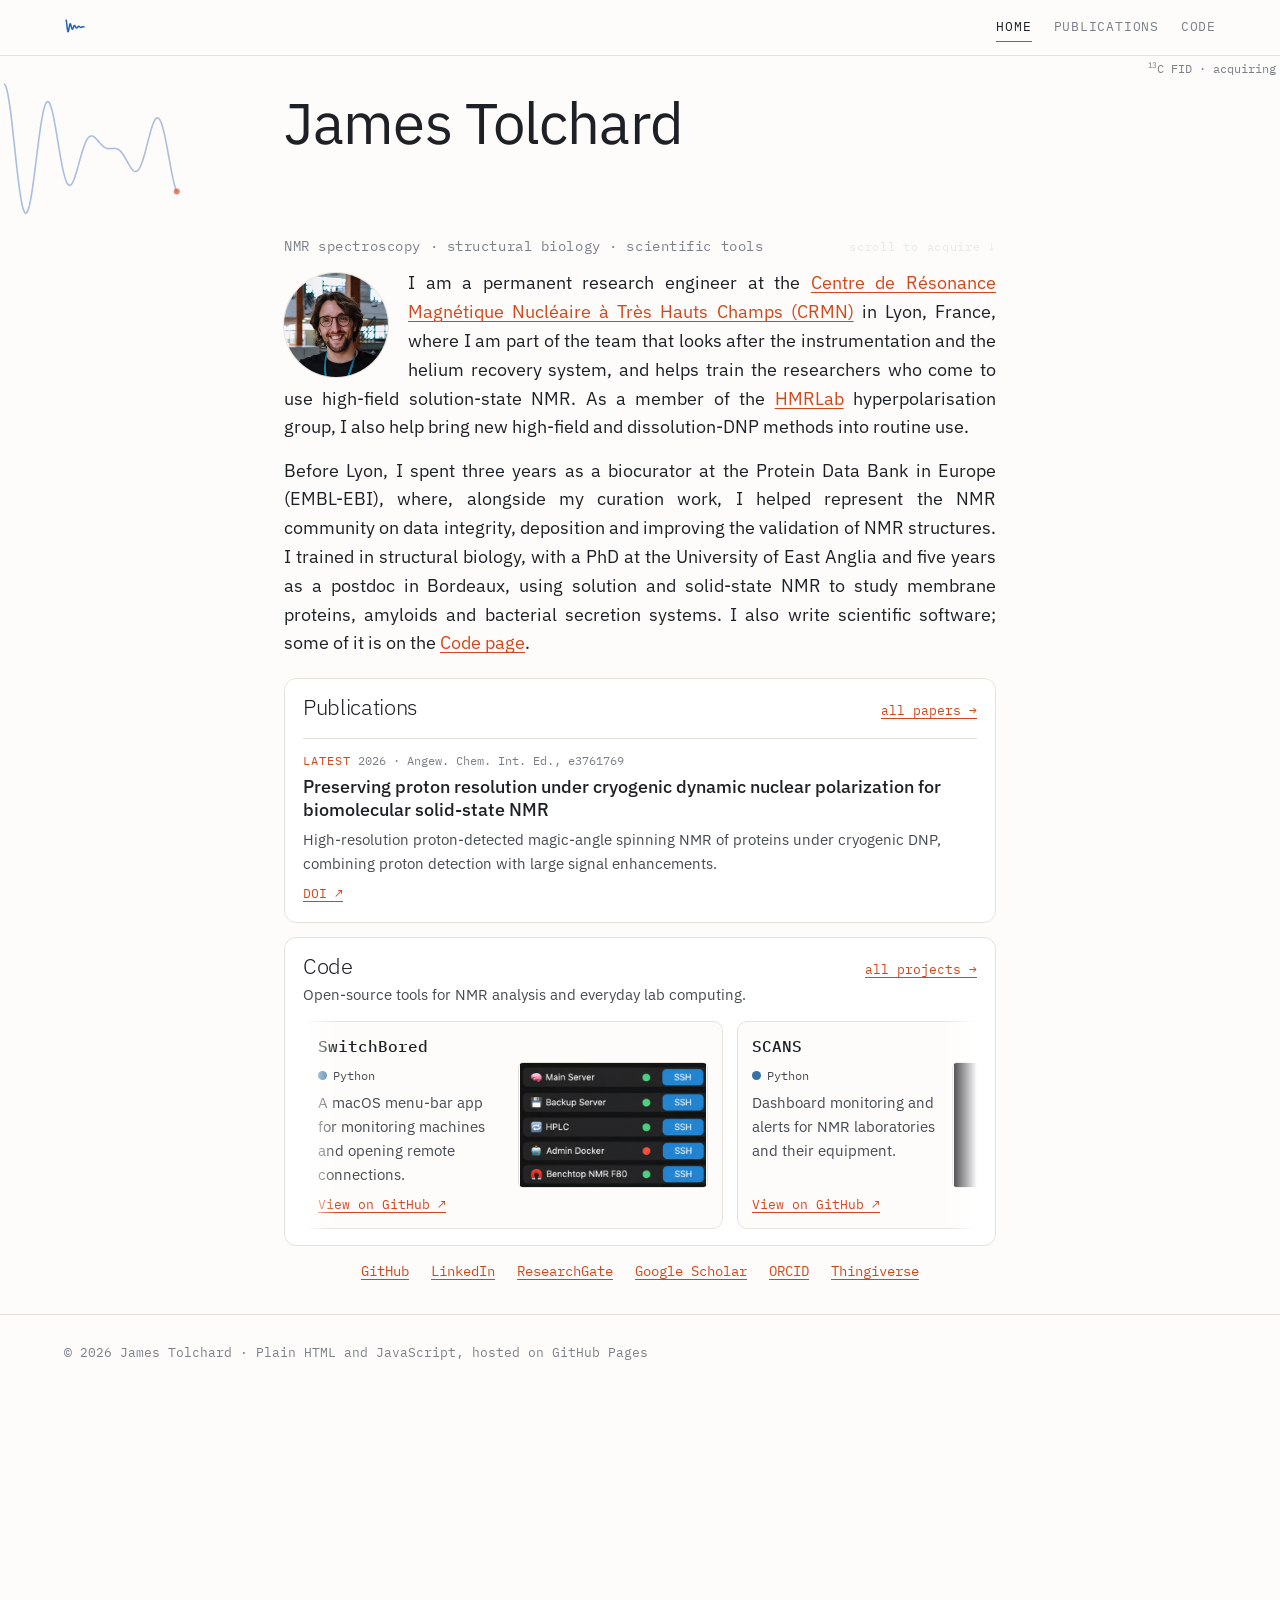
<file: index.html>
<!doctype html>
<html lang="en">
<head>
  <meta name="google-site-verification" content="A4g1G9IkD0KSnvuTnu5ZgFQvS5XtmxZJOG3TPkQr808" />
  <meta charset="utf-8">
  <meta name="viewport" content="width=device-width, initial-scale=1">
  <title>James Tolchard</title>
  <meta name="description" content="James Tolchard: NMR spectroscopy, structural biology and scientific tools. Publications, code and projects.">
  <meta property="og:type" content="website">
  <meta property="og:site_name" content="James Tolchard">
  <meta property="og:title" content="James Tolchard">
  <meta property="og:description" content="James Tolchard: NMR spectroscopy, structural biology and scientific tools. Publications, code and projects.">
  <meta property="og:url" content="https://jtolchard.github.io/">
  <meta property="og:image" content="https://jtolchard.github.io/assets/sharing-portrait-square.png">
  <meta property="og:image:type" content="image/png">
  <meta property="og:image:width" content="1000">
  <meta property="og:image:height" content="1000">
  <meta property="og:image:alt" content="Portrait of James Tolchard above his name, research fields, and an orange NMR spectrum.">
  <meta name="twitter:card" content="summary_large_image">
  <meta name="twitter:title" content="James Tolchard">
  <meta name="twitter:description" content="James Tolchard: NMR spectroscopy, structural biology and scientific tools. Publications, code and projects.">
  <meta name="twitter:image" content="https://jtolchard.github.io/assets/sharing-portrait.png">
  <meta name="twitter:image:alt" content="Portrait of James Tolchard beside his name, research fields, and an orange NMR spectrum.">
  <link rel="icon" href="assets/favicon.svg" type="image/svg+xml">
  <link rel="apple-touch-icon" sizes="180x180" href="apple-touch-icon.png">
  <link rel="preconnect" href="https://fonts.googleapis.com">
  <link rel="preconnect" href="https://fonts.gstatic.com" crossorigin>
  <link rel="stylesheet" href="https://fonts.googleapis.com/css2?family=IBM+Plex+Mono:wght@400;500&family=IBM+Plex+Sans:wght@300;400;500&display=swap">
  <link rel="stylesheet" href="css/style.css">
  <script data-goatcounter="https://jtolchard.goatcounter.com/count"
          async src="//gc.zgo.at/count.js"></script>
</head>
<body class="page-home">
  <header class="nav">
    <div class="wrap-wide">
      <a class="brand" href="index.html"><img src="assets/favicon.svg" width="22" height="22" alt=""><span class="brand-name">James Tolchard</span></a>
      <nav class="nav-links" aria-label="Main">
        <a class="nav-home" href="index.html" aria-current="page">Home</a>
        <a href="publications.html">Publications</a>
        <a href="code.html">Code</a>
      </nav>
    </div>
  </header>

  <div class="hero-name">
    <div class="wrap">
      <h1>James Tolchard</h1>
    </div>
  </div>

  <main>
    <section class="hero" id="hero">
      <div class="hero-stage">
        <div class="hero-band">
          <canvas class="hero-signal" role="img" aria-label="An NMR signal that records as you scroll, then turns into its spectrum"></canvas>
        </div>
        <div class="wrap tagline-row">
          <p class="tagline"><span>NMR spectroscopy ·</span> <span>structural biology ·</span> <span>scientific tools</span></p>
          <p class="scroll-hint" aria-hidden="true">scroll to acquire ↓</p>
        </div>
        <div class="wrap prose hero-intro" id="about">
          <!-- Your photo: replace assets/profile.jpg (square, face centred). -->
          <img class="about-photo" src="assets/profile.jpg" width="104" height="104" alt="James Tolchard">
          <p>
            I am a permanent research engineer at the
            <a href="https://www.crmn-lyon.fr/" target="_blank" rel="noopener">Centre de
            Résonance Magnétique Nucléaire à Très Hauts Champs (CRMN)</a> in Lyon, France, where I am part of the
            team that looks after the instrumentation and the helium recovery system, and helps
            train the researchers who come to use high-field solution-state NMR. As a member of
            the <a href="https://www.hmrlab.eu/" target="_blank" rel="noopener">HMRLab</a>
            hyperpolarisation group, I also help bring new high-field and dissolution-DNP
            methods into routine use.
          </p>
          <p>
            Before Lyon, I spent three years as a biocurator at the Protein Data Bank in
            Europe (EMBL-EBI), where, alongside my curation work, I helped represent the NMR
            community on data integrity, deposition and improving the validation of NMR structures.
            I trained in structural biology, with a PhD at the University of East Anglia and
            five years as a postdoc in Bordeaux, using solution and solid-state NMR to study
            membrane proteins, amyloids and bacterial secretion systems. I also write
            scientific software; some of it is on the <a href="code.html">Code page</a>.
          </p>
        </div>
        <div class="wrap hero-links">
          <!-- Publications shows your newest paper; Code rolls through data/code.js (js/latest.js). -->
          <section class="panel" aria-labelledby="panel-pubs">
            <header class="panel-head">
              <h3 id="panel-pubs"><a href="publications.html">Publications</a></h3>
              <a class="panel-all" href="publications.html">all papers →</a>
            </header>
            <div class="latest-paper" data-latest-paper></div>
          </section>
          <section class="panel" aria-labelledby="panel-code">
            <header class="panel-head">
              <h3 id="panel-code"><a href="code.html">Code</a></h3>
              <a class="panel-all" href="code.html">all projects →</a>
            </header>
            <p class="panel-sub">Open-source tools for NMR analysis and everyday lab computing.</p>
            <div class="marquee" data-projects aria-label="Coding projects"></div>
          </section>
          <ul class="elsewhere">
            <li><a href="https://github.com/jtolchard" rel="me noopener" target="_blank">GitHub</a></li>
            <li><a href="https://www.linkedin.com/in/jamestolchard/" rel="me noopener" target="_blank">LinkedIn</a></li>
            <li><a href="https://www.researchgate.net/profile/James-Tolchard" rel="me noopener" target="_blank">ResearchGate</a></li>
            <li><a href="https://scholar.google.com/citations?user=0Bq9WmoAAAAJ" rel="me noopener" target="_blank">Google Scholar</a></li>
            <li><a href="https://orcid.org/0000-0002-5779-4935" rel="me noopener" target="_blank">ORCID</a></li>
            <li><a href="https://www.thingiverse.com/jtolchard/designs" rel="me noopener" target="_blank">Thingiverse</a></li>
          </ul>
        </div>
        <!-- On Home the footer belongs to the held first screen, so it always sits
             right under the links, however tall the window. -->
        <footer class="foot">
          <div class="wrap-wide">© 2026 James Tolchard · Plain HTML and JavaScript, hosted on GitHub Pages</div>
        </footer>
      </div>
      <div class="hero-hold" aria-hidden="true"></div>
    </section>
  </main>


  <script src="js/nmr.js"></script>
  <script src="js/plot.js"></script>
  <script src="data/publications.js"></script>
  <script src="data/code.js"></script>
  <script src="data/spectra.js"></script>
  <script src="js/hero.js"></script>
  <script src="js/latest.js"></script>
</body>
</html>
</file>
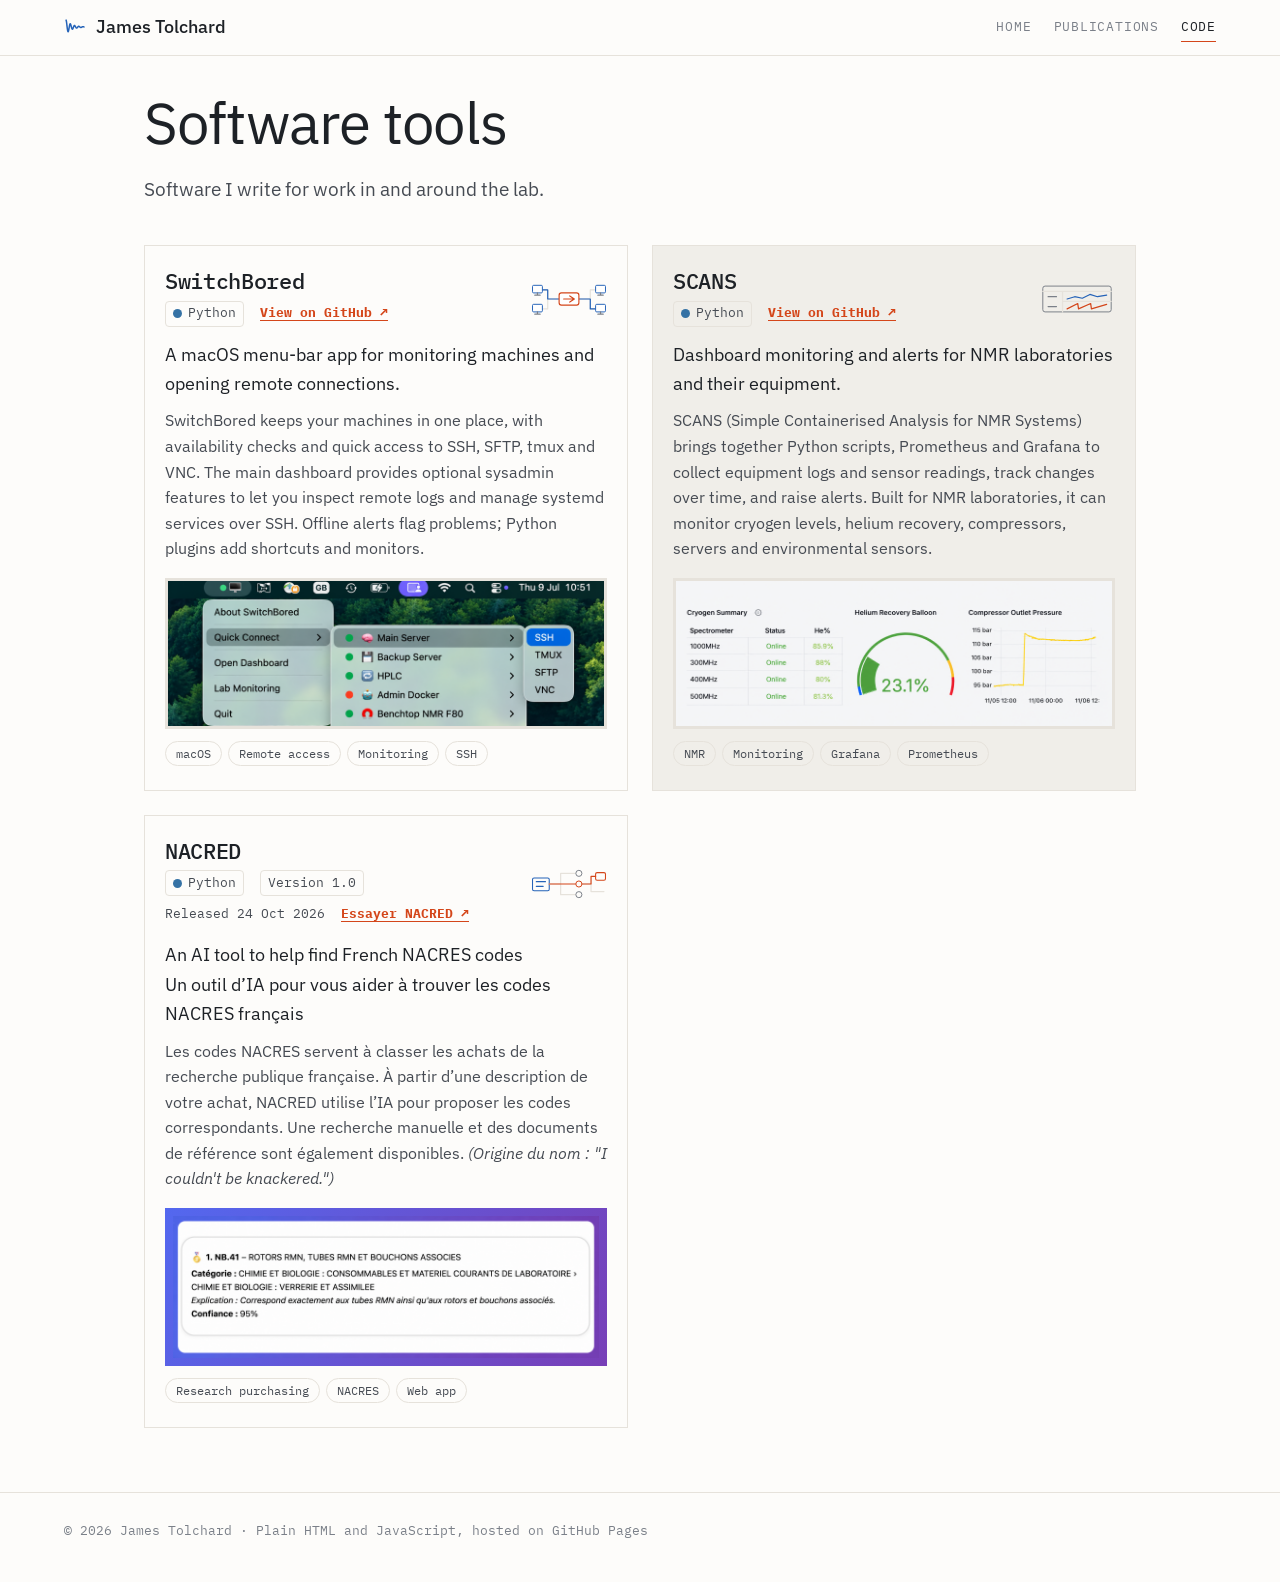
<file: code.html>
<!doctype html>
<html lang="en">
<head>
  <meta name="google-site-verification" content="A4g1G9IkD0KSnvuTnu5ZgFQvS5XtmxZJOG3TPkQr808" />
  <meta charset="utf-8">
  <meta name="viewport" content="width=device-width, initial-scale=1">
  <title>Software tools · James Tolchard</title>
  <meta name="description" content="Software by James Tolchard for NMR analysis, remote connections and research purchasing.">
  <meta property="og:type" content="website">
  <meta property="og:site_name" content="James Tolchard">
  <meta property="og:title" content="Software tools · James Tolchard">
  <meta property="og:description" content="Software by James Tolchard for NMR analysis, remote connections and research purchasing.">
  <meta property="og:url" content="https://jtolchard.github.io/code.html">
  <meta property="og:image" content="https://jtolchard.github.io/assets/sharing-portrait-square.png">
  <meta property="og:image:type" content="image/png">
  <meta property="og:image:width" content="1000">
  <meta property="og:image:height" content="1000">
  <meta property="og:image:alt" content="Portrait of James Tolchard above his name, research fields, and an orange NMR spectrum.">
  <meta name="twitter:card" content="summary_large_image">
  <meta name="twitter:title" content="Software tools · James Tolchard">
  <meta name="twitter:description" content="Software by James Tolchard for NMR analysis, remote connections and research purchasing.">
  <meta name="twitter:image" content="https://jtolchard.github.io/assets/sharing-portrait.png">
  <meta name="twitter:image:alt" content="Portrait of James Tolchard beside his name, research fields, and an orange NMR spectrum.">
  <link rel="icon" href="assets/favicon.svg" type="image/svg+xml">
  <link rel="apple-touch-icon" sizes="180x180" href="apple-touch-icon.png">
  <link rel="preconnect" href="https://fonts.googleapis.com">
  <link rel="preconnect" href="https://fonts.gstatic.com" crossorigin>
  <link rel="stylesheet" href="https://fonts.googleapis.com/css2?family=IBM+Plex+Mono:wght@400;500&family=IBM+Plex+Sans:wght@300;400;500&display=swap">
  <link rel="stylesheet" href="css/style.css">
  <script data-goatcounter="https://jtolchard.goatcounter.com/count"
          async src="//gc.zgo.at/count.js"></script>
</head>
<body>
  <header class="nav">
    <div class="wrap-wide">
      <a class="brand" href="index.html"><img src="assets/favicon.svg" width="22" height="22" alt=""><span class="brand-name">James Tolchard</span></a>
      <nav class="nav-links" aria-label="Main">
        <a class="nav-home" href="index.html">Home</a>
        <a href="publications.html">Publications</a>
        <a href="code.html" aria-current="page">Code</a>
      </nav>
    </div>
  </header>

  <main class="wrap-wide code-page">
    <section class="page-head">
      <h1>Software tools</h1>
      <p class="lede">
        Software I write for work in and around the lab.
      </p>
    </section>

    <ul id="repo-list" class="repo-list"></ul>
    <noscript><p>This list is built with JavaScript. Please enable it to see the projects.</p></noscript>
  </main>

  <footer class="foot">
    <div class="wrap-wide">© 2026 James Tolchard · Plain HTML and JavaScript, hosted on GitHub Pages</div>
  </footer>

  <script src="data/code.js"></script>
  <script src="js/code.js"></script>
</body>
</html>
</file>
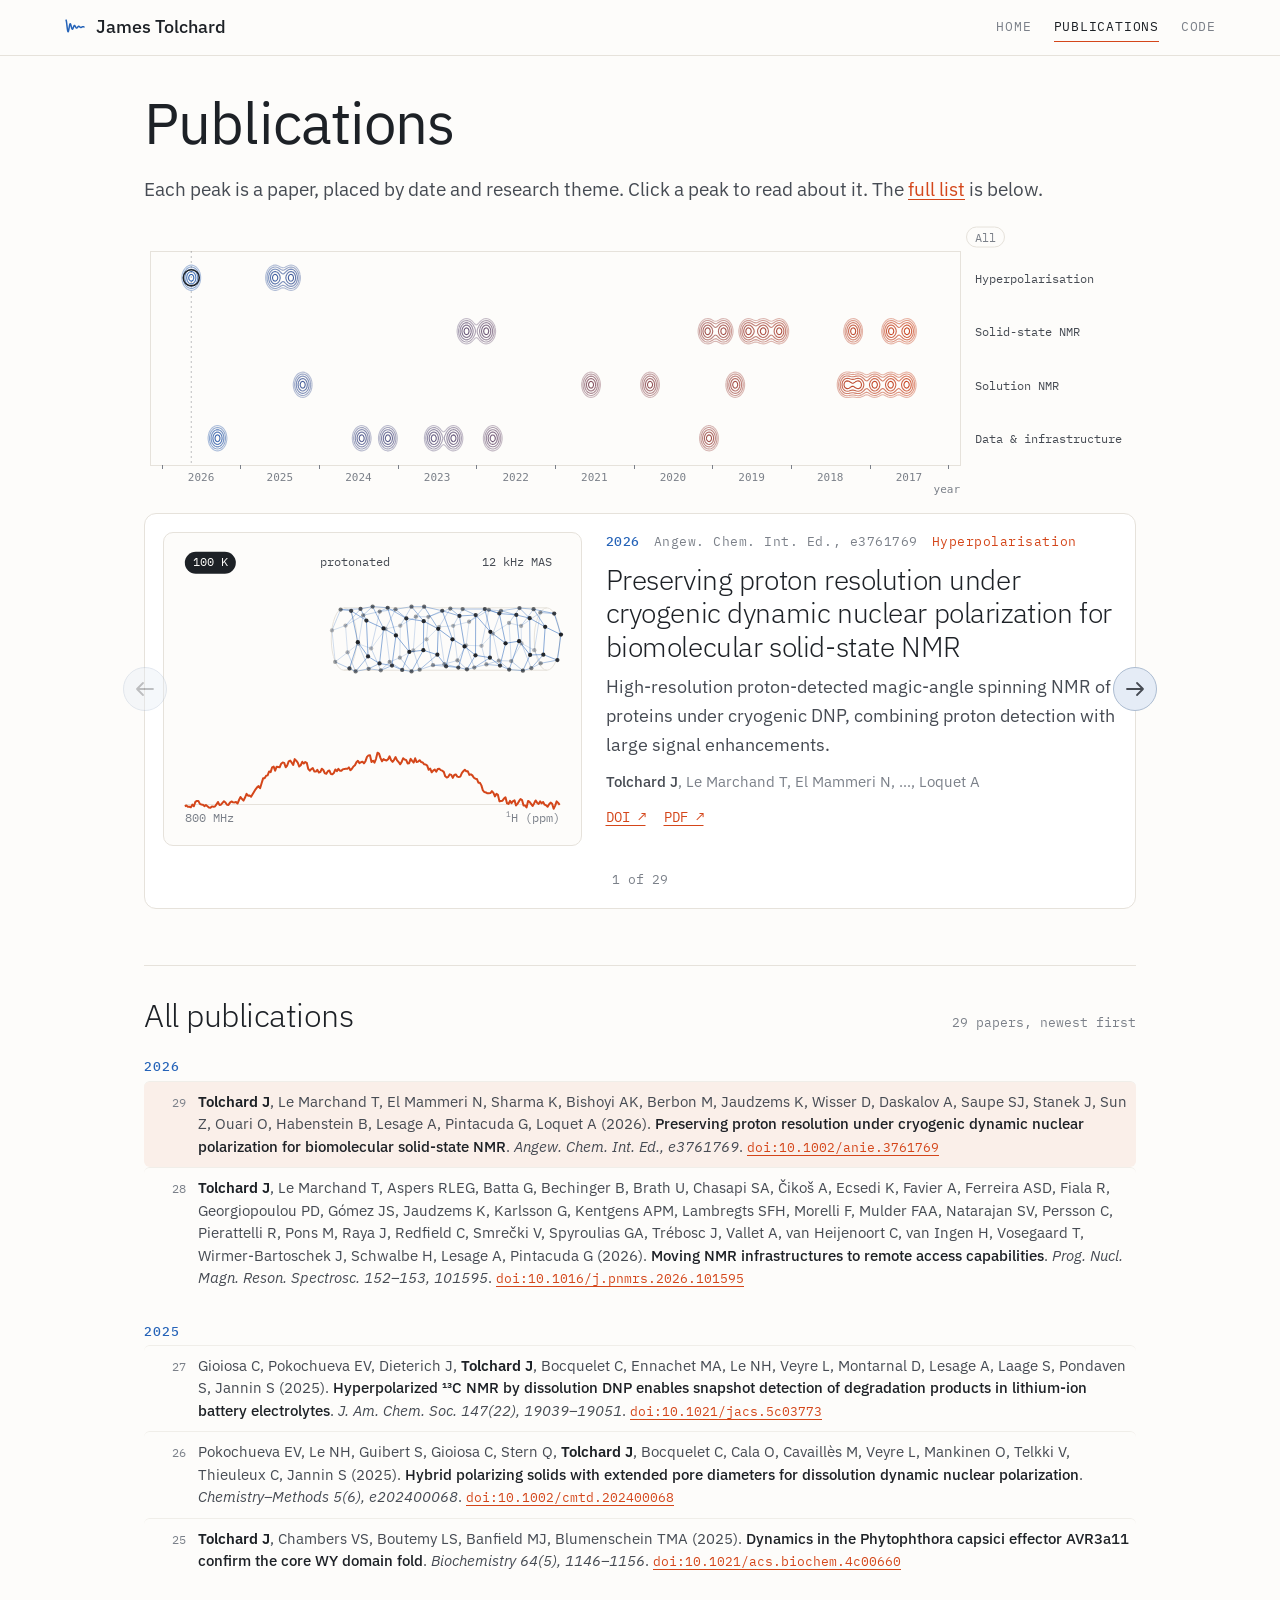
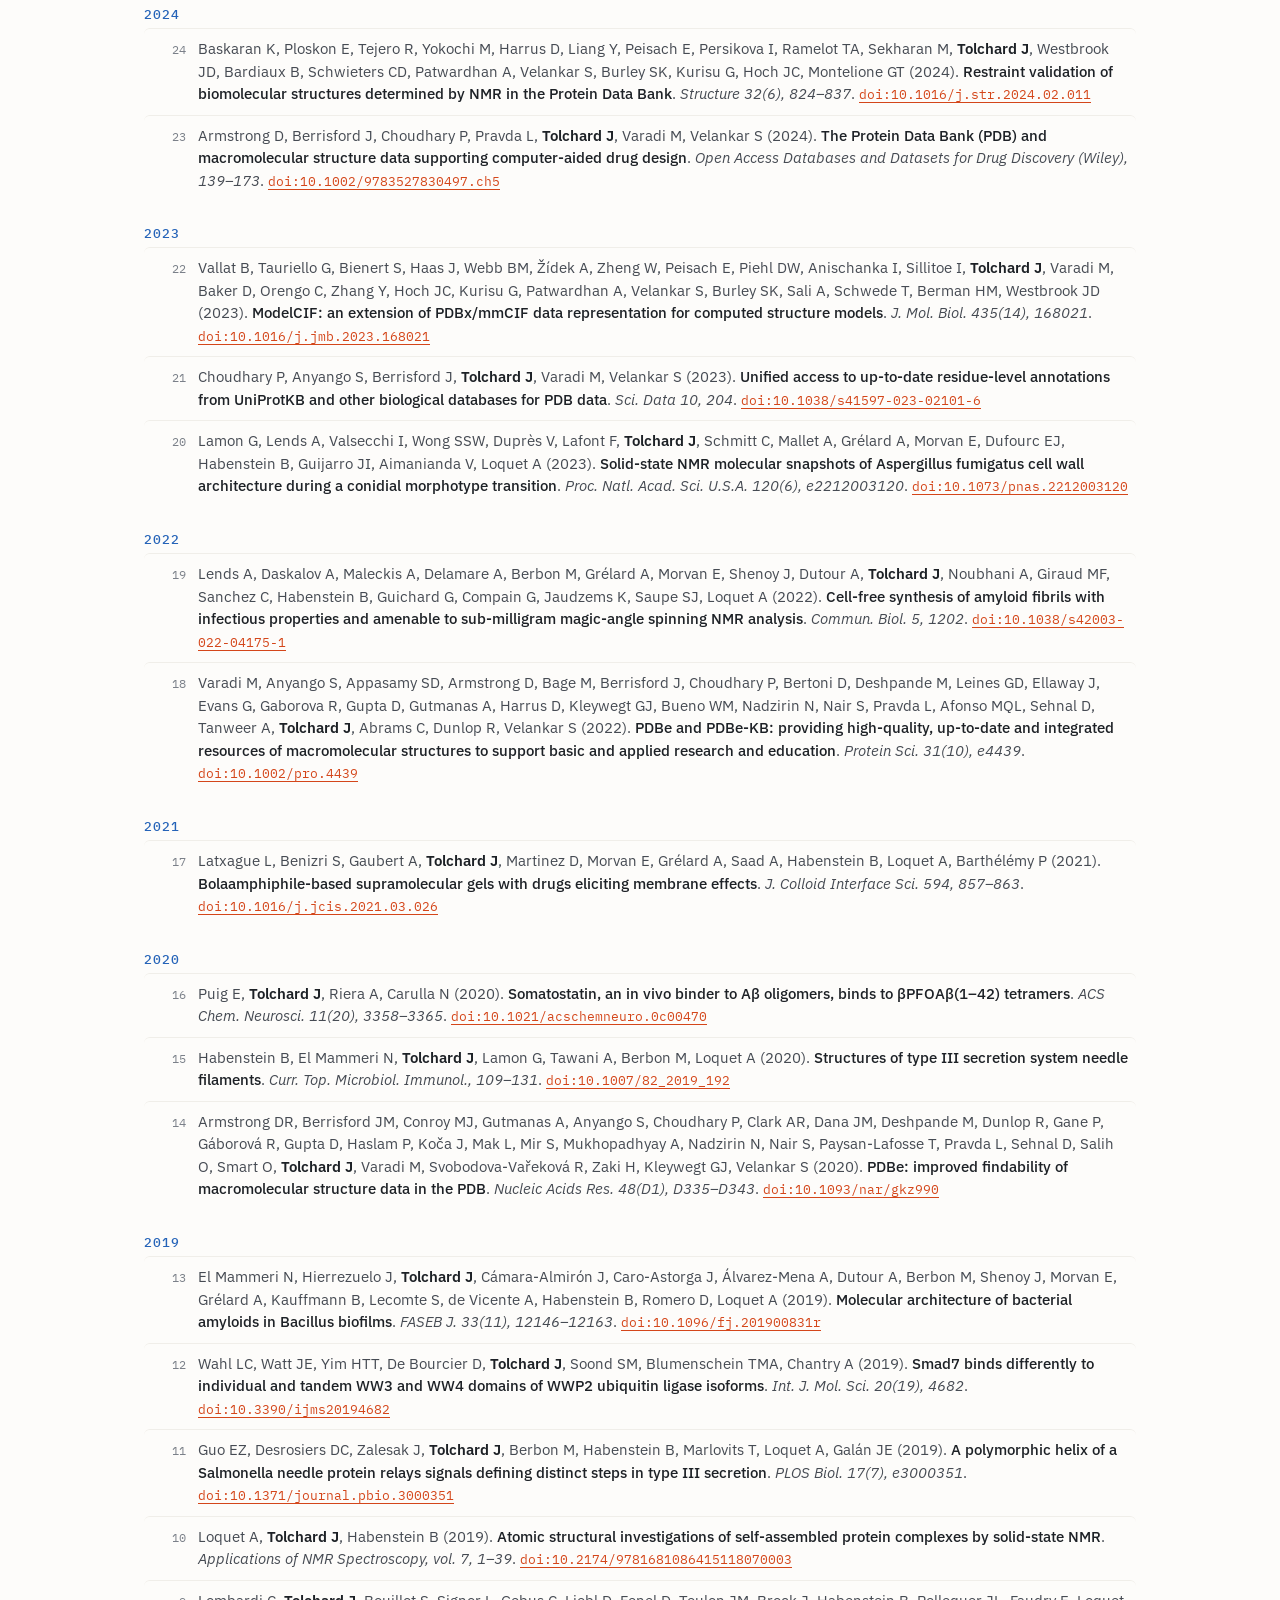
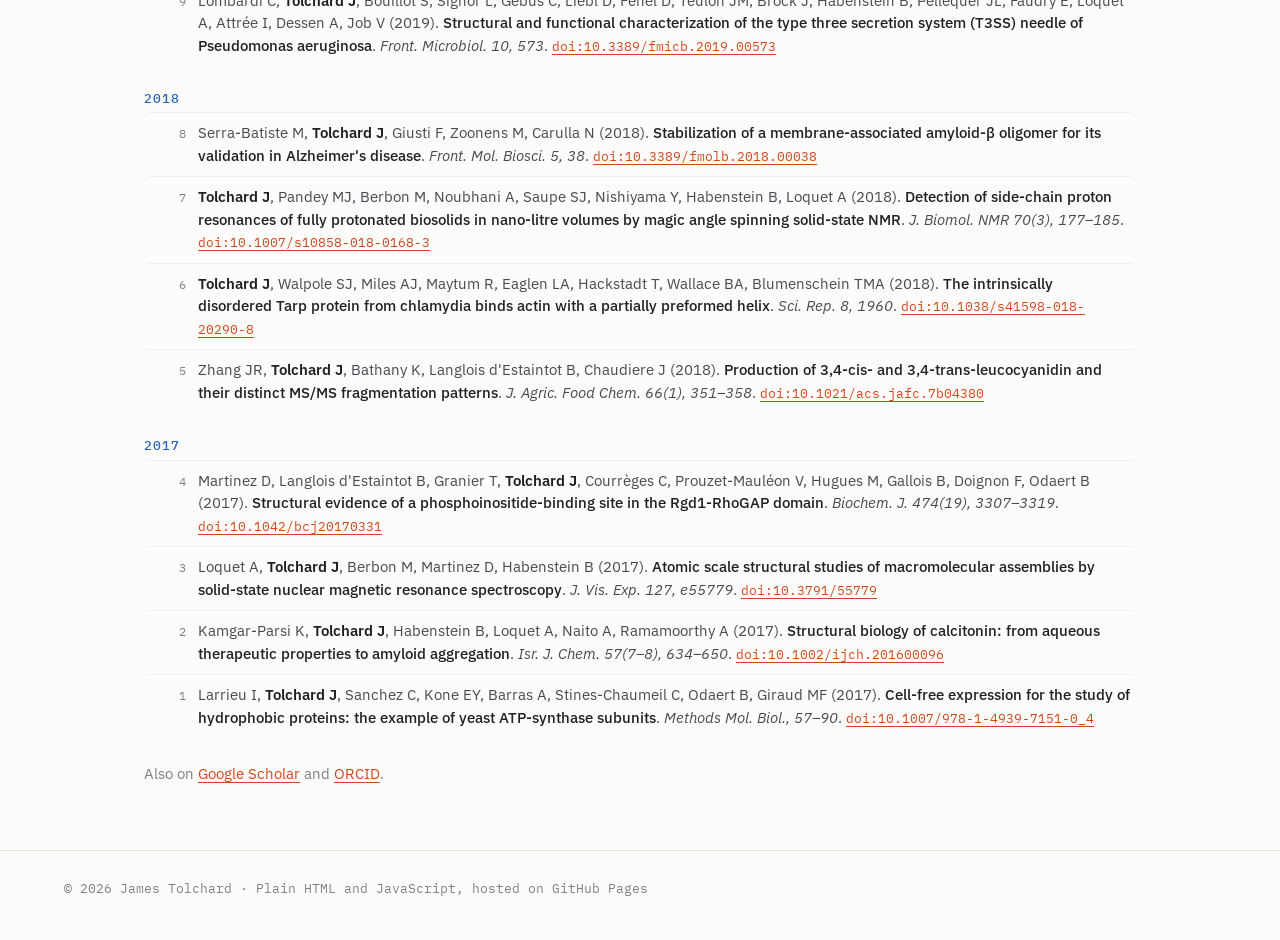
<file: publications.html>
<!doctype html>
<html lang="en">
<head>
  <meta name="google-site-verification" content="A4g1G9IkD0KSnvuTnu5ZgFQvS5XtmxZJOG3TPkQr808" />
  <meta charset="utf-8">
  <meta name="viewport" content="width=device-width, initial-scale=1">
  <title>Publications · James Tolchard</title>
  <meta name="description" content="Publications by James Tolchard, mapped by date and research theme like a 2D NMR spectrum, with the full list below.">
  <meta property="og:type" content="website">
  <meta property="og:site_name" content="James Tolchard">
  <meta property="og:title" content="Publications · James Tolchard">
  <meta property="og:description" content="Publications by James Tolchard, mapped by date and research theme like a 2D NMR spectrum, with the full list below.">
  <meta property="og:url" content="https://jtolchard.github.io/publications.html">
  <meta property="og:image" content="https://jtolchard.github.io/assets/sharing-portrait-square.png">
  <meta property="og:image:type" content="image/png">
  <meta property="og:image:width" content="1000">
  <meta property="og:image:height" content="1000">
  <meta property="og:image:alt" content="Portrait of James Tolchard above his name, research fields, and an orange NMR spectrum.">
  <meta name="twitter:card" content="summary_large_image">
  <meta name="twitter:title" content="Publications · James Tolchard">
  <meta name="twitter:description" content="Publications by James Tolchard, mapped by date and research theme like a 2D NMR spectrum, with the full list below.">
  <meta name="twitter:image" content="https://jtolchard.github.io/assets/sharing-portrait.png">
  <meta name="twitter:image:alt" content="Portrait of James Tolchard beside his name, research fields, and an orange NMR spectrum.">
  <link rel="icon" href="assets/favicon.svg" type="image/svg+xml">
  <link rel="apple-touch-icon" sizes="180x180" href="apple-touch-icon.png">
  <link rel="preconnect" href="https://fonts.googleapis.com">
  <link rel="preconnect" href="https://fonts.gstatic.com" crossorigin>
  <link rel="stylesheet" href="https://fonts.googleapis.com/css2?family=IBM+Plex+Mono:wght@400;500&family=IBM+Plex+Sans:wght@300;400;500&display=swap">
  <link rel="stylesheet" href="css/style.css">
  <script data-goatcounter="https://jtolchard.goatcounter.com/count"
          async src="//gc.zgo.at/count.js"></script>
</head>
<body>
  <header class="nav">
    <div class="wrap-wide">
      <a class="brand" href="index.html"><img src="assets/favicon.svg" width="22" height="22" alt=""><span class="brand-name">James Tolchard</span></a>
      <nav class="nav-links" aria-label="Main">
        <a class="nav-home" href="index.html">Home</a>
        <a href="publications.html" aria-current="page">Publications</a>
        <a href="code.html">Code</a>
      </nav>
    </div>
  </header>

  <main class="wrap-wide pubs">
    <section class="page-head">
      <h1>Publications</h1>
      <p class="lede">
        Each peak is a paper, placed by date and research theme. Click a peak to read about it.
        The <a href="#all-publications">full list</a> is below.
      </p>
    </section>

    <section class="pub-explorer" id="pub-explorer" aria-label="Map of papers and the selected paper">
      <div class="map-wrap"><canvas id="pub-map" role="img" aria-label="Map of papers by date and research theme. Use the left and right arrow keys to step through them."></canvas></div>
      <article class="pub-detail" id="pub-detail" aria-live="polite">
        <div class="pub-detail-nav">
          <button class="step-btn" type="button" data-step="-1" aria-label="Newer paper">←</button>
          <span class="pub-detail-count"></span>
          <button class="step-btn" type="button" data-step="1" aria-label="Older paper">→</button>
        </div>
        <figure class="pub-detail-media"></figure>
        <div class="pub-detail-body">
          <p class="pub-meta"></p>
          <h2 class="pub-detail-title"></h2>
          <p class="pub-sub"></p>
          <p class="pub-authors"></p>
          <p class="pub-links"></p>
        </div>
      </article>
    </section>

    <section class="pub-all" id="all-publications" aria-labelledby="pub-all-title">
      <div class="pub-all-head">
        <h2 id="pub-all-title">All publications</h2>
        <span class="pub-all-note"><span id="pub-count">0</span> papers, newest first</span>
      </div>
      <div id="pub-all-list"></div>
      <noscript><p>This list is built with JavaScript. Please enable it to see the papers.</p></noscript>
      <p class="pub-all-more">Also on <a href="https://scholar.google.com/citations?user=0Bq9WmoAAAAJ" target="_blank" rel="noopener">Google Scholar</a> and <a href="https://orcid.org/0000-0002-5779-4935" target="_blank" rel="noopener">ORCID</a>.</p>
    </section>
  </main>

  <footer class="foot">
    <div class="wrap-wide">© 2026 James Tolchard · Plain HTML and JavaScript, hosted on GitHub Pages</div>
  </footer>

  <script src="js/plot.js"></script>
  <script src="js/anim.js"></script>
  <script src="data/publications.js"></script>
  <script src="js/pubmap.js"></script>
  <script src="js/publications.js"></script>
</body>
</html>
</file>
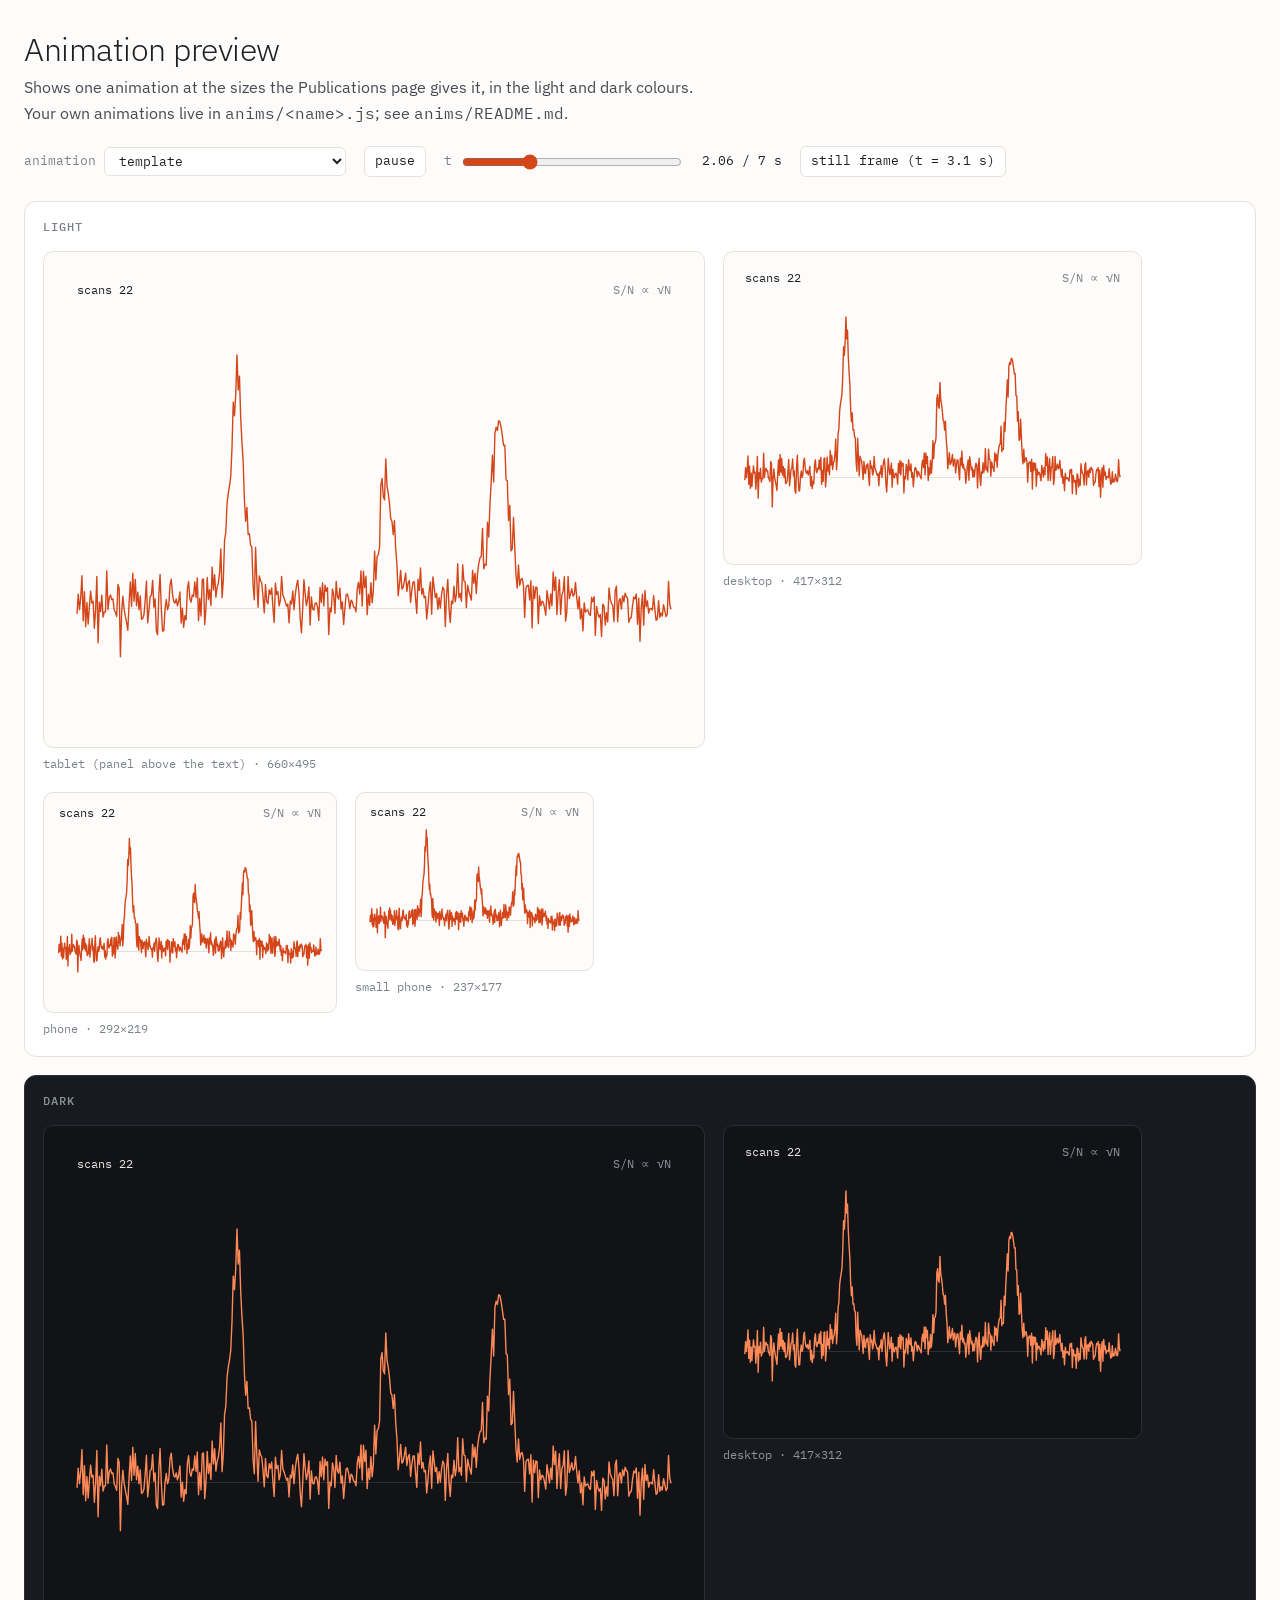
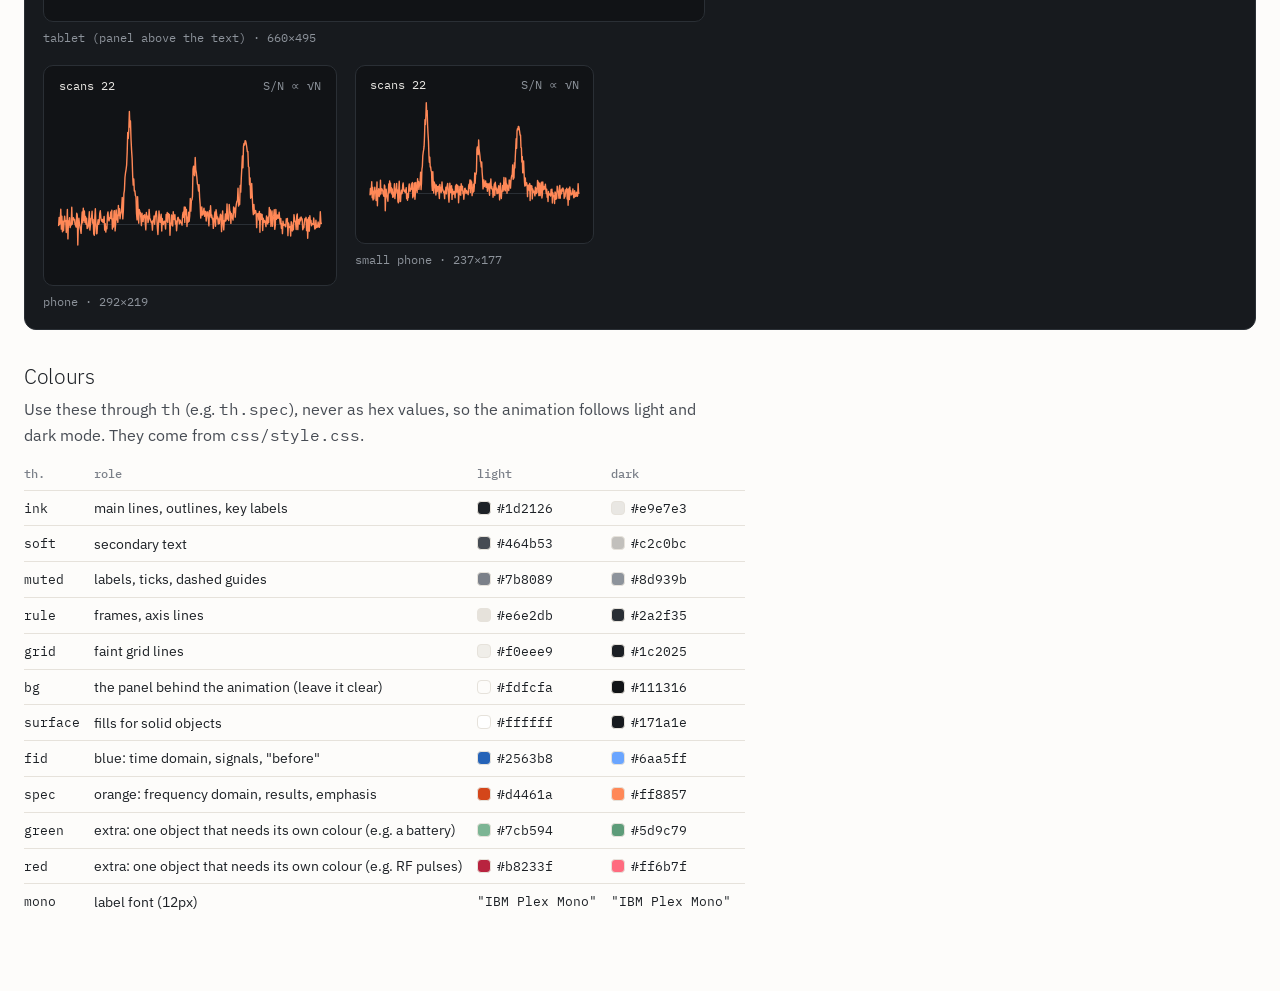
<file: anims/preview.html>
<!doctype html>
<html lang="en">
<head>
  <meta charset="utf-8">
  <meta name="viewport" content="width=device-width, initial-scale=1">
  <meta name="robots" content="noindex">
  <title>Animation preview</title>
  <link rel="icon" href="../assets/favicon.svg" type="image/svg+xml">
  <link rel="preconnect" href="https://fonts.googleapis.com">
  <link rel="preconnect" href="https://fonts.gstatic.com" crossorigin>
  <link rel="stylesheet" href="https://fonts.googleapis.com/css2?family=IBM+Plex+Mono:wght@400;500&family=IBM+Plex+Sans:wght@300;400;500&display=swap">
  <link rel="stylesheet" href="../css/style.css">
  <!--
    A workbench for paper animations: anims/preview.html?name=<name>
    shows anims/<name>.js (or a built-in) at the sizes the Publications page
    uses, in the light and dark colours, side by side. Not linked from the site.
  -->
  <style>
    .lab { max-width: 1480px; margin: 0 auto; padding: 32px var(--gutter) 72px; }
    .lab h1 { font-size: 2rem; }
    .lab-lede { color: var(--ink-soft); font-size: 16px; margin: 8px 0 0; max-width: 70ch; }
    .lab-bar { display: flex; flex-wrap: wrap; align-items: center; gap: 10px 18px; margin: 20px 0 24px; font-family: var(--mono); font-size: 13px; color: var(--muted); }
    .lab-bar label { display: inline-flex; align-items: center; gap: 8px; }
    .lab-bar input, .lab-bar select, .lab-bar button { font: inherit; color: var(--ink); background: var(--surface); border: 1px solid var(--rule); border-radius: 6px; padding: 4px 10px; }
    .lab-bar button { cursor: pointer; }
    .lab-bar button:hover { border-color: var(--accent); color: var(--accent); }
    .lab-bar input[type="range"] { padding: 0; width: 220px; accent-color: var(--accent); }
    .lab-time { min-width: 6ch; color: var(--ink); }
    .lab-msg { font-family: var(--mono); font-size: 13px; color: var(--accent); margin: 0 0 16px; }
    .lab-row { display: flex; flex-wrap: wrap; align-items: flex-start; gap: 18px; padding: 18px; margin: 0 0 18px; border-radius: 12px; border: 1px solid; }
    .lab-row h2 { width: 100%; margin: 0; font-family: var(--mono); font-size: 12px; font-weight: 500; letter-spacing: 0.08em; text-transform: uppercase; }
    .lab-row figure { margin: 0; }
    .lab-row .frame { border: 1px solid; border-radius: 10px; overflow: hidden; }
    .lab-row canvas { display: block; }
    .lab-row figcaption { font-family: var(--mono); font-size: 12px; margin-top: 6px; }
    .lab-swatches { border-collapse: collapse; font-size: 14px; margin-top: 10px; }
    .lab-swatches th, .lab-swatches td { text-align: left; padding: 6px 14px 6px 0; border-top: 1px solid var(--rule); vertical-align: middle; }
    .lab-swatches th { font-family: var(--mono); font-size: 12px; font-weight: 500; color: var(--muted); border-top: 0; }
    .lab-swatches code { font-family: var(--mono); font-size: 13px; }
    .chip { display: inline-block; width: 14px; height: 14px; border-radius: 4px; border: 1px solid var(--rule); vertical-align: -2px; margin-right: 6px; }
    .lab h3 { font-size: 1.3rem; margin-top: 36px; }
  </style>
</head>
<body>
  <main class="lab">
    <h1>Animation preview</h1>
    <p class="lab-lede">Shows one animation at the sizes the Publications page gives it, in the light and dark colours. Your own animations live in <code>anims/&lt;name&gt;.js</code>; see <code>anims/README.md</code>.</p>

    <div class="lab-bar">
      <label>animation <select id="name" aria-label="Animation"></select></label>
      <button id="play" type="button">pause</button>
      <label>t <input id="scrub" type="range" min="0" max="1" disabled step="0.01" value="0"></label>
      <span class="lab-time" id="time">0.00 s</span>
      <button id="still" type="button" title="The frame visitors who ask for reduced motion see">still frame (t = 3.1 s)</button>
    </div>
    <p class="lab-msg" id="msg" hidden></p>
    <div id="rows"></div>

    <h3>Colours</h3>
    <p class="lab-lede">Use these through <code>th</code> (e.g. <code>th.spec</code>), never as hex values, so the animation follows light and dark mode. They come from <code>css/style.css</code>.</p>
    <table class="lab-swatches" id="swatches"><thead><tr><th>th.</th><th>role</th><th>light</th><th>dark</th></tr></thead><tbody></tbody></table>
  </main>

  <script src="../js/plot.js"></script>
  <script src="../js/anim.js"></script>
  <script src="../data/publications.js"></script>
  <script>
  (function () {
    'use strict';

    const SIZES = [
      { w: 660, h: 495, label: 'tablet (panel above the text)' },
      { w: 417, h: 312, label: 'desktop' },
      { w: 292, h: 219, label: 'phone' },
      { w: 237, h: 177, label: 'small phone' }
    ];
    const ROLES = [
      ['ink', '--ink', 'main lines, outlines, key labels'],
      ['soft', '--ink-soft', 'secondary text'],
      ['muted', '--muted', 'labels, ticks, dashed guides'],
      ['rule', '--rule', 'frames, axis lines'],
      ['grid', '--grid', 'faint grid lines'],
      ['bg', '--bg', 'the panel behind the animation (leave it clear)'],
      ['surface', '--surface', 'fills for solid objects'],
      ['fid', '--fid', 'blue: time domain, signals, "before"'],
      ['spec', '--spec', 'orange: frequency domain, results, emphasis'],
      ['green', '--green', 'extra: one object that needs its own colour (e.g. a battery)'],
      ['red', '--red', 'extra: one object that needs its own colour (e.g. RF pulses)'],
      ['mono', '--mono', 'label font (12px)']
    ];

    // The light and dark colours, read from the site's stylesheet.
    function palettes() {
      const light = {}, dark = {};
      const copy = (style, into) => { for (const p of style) if (p.startsWith('--')) into[p] = style.getPropertyValue(p).trim(); };
      for (const sheet of document.styleSheets) {
        let rules;
        try { rules = sheet.cssRules; } catch (e) { continue; } // the font sheet can't be read; fine
        for (const r of rules) {
          if (r.selectorText === ':root') copy(r.style, light);
          else if (r.media && /prefers-color-scheme:\s*dark/.test(r.media.mediaText)) {
            for (const rr of r.cssRules) if (rr.selectorText === ':root') copy(rr.style, dark);
          }
        }
      }
      const th = v => Object.fromEntries(ROLES.map(([k, css]) => [k, v[css] || '']));
      return { light: th(light), dark: th({ ...light, ...dark }) };
    }
    const P = palettes();

    const params = new URLSearchParams(location.search);
    const name = params.get('name') || 'template';
    const input = document.getElementById('name');
    // Keep direct links usable while the folder listing is being fetched.
    input.add(new Option(name, name));
    input.value = name;

    async function populateAnimations() {
      const names = new Set(['template', ...Anim.names(), name]);
      // Static hosts may not expose a directory listing. Papers supply a fallback.
      for (const paper of window.PUBLICATIONS || []) {
        if (paper.media && paper.media.type === 'animation') names.add(paper.media.name);
      }
      try {
        const response = await fetch('./', { cache: 'no-store' });
        if (!response.ok) throw new Error('Directory listing unavailable');
        const listing = new DOMParser().parseFromString(await response.text(), 'text/html');
        const folder = new URL('./', location.href);
        for (const link of listing.querySelectorAll('a[href]')) {
          const url = new URL(link.getAttribute('href'), folder);
          if (url.origin !== folder.origin || !url.pathname.startsWith(folder.pathname)) continue;
          const file = decodeURIComponent(url.pathname.slice(folder.pathname.length));
          if (/^[\w-]+\.js$/.test(file)) names.add(file.slice(0, -3));
        }
      } catch (err) {
        // The built-ins, publication animations and current selection remain available.
      }
      input.replaceChildren(...[...names].sort().map(n => new Option(n, n)));
      input.value = name;
    }
    populateAnimations();
    input.addEventListener('change', () => { location.search = `?name=${encodeURIComponent(input.value.trim())}`; });
    const msg = document.getElementById('msg');
    const say = text => { msg.textContent = text; msg.hidden = !text; };

    // One row per colour scheme, one panel per size.
    const dpr = Math.min(window.devicePixelRatio || 1, 2);
    const panels = [];
    const rows = document.getElementById('rows');
    for (const [scheme, th] of [['light', P.light], ['dark', P.dark]]) {
      const row = document.createElement('section');
      row.className = 'lab-row';
      Object.assign(row.style, { background: th.surface, borderColor: th.rule, color: th.muted });
      row.innerHTML = `<h2>${scheme}</h2>`;
      for (const s of SIZES) {
        const fig = document.createElement('figure');
        const frame = document.createElement('div');
        frame.className = 'frame';
        Object.assign(frame.style, { background: th.bg, borderColor: th.rule });
        const c = document.createElement('canvas');
        c.style.width = `${s.w}px`; c.style.height = `${s.h}px`;
        c.width = Math.round(s.w * dpr); c.height = Math.round(s.h * dpr);
        const ctx = c.getContext('2d');
        ctx.setTransform(dpr, 0, 0, dpr, 0, 0);
        frame.append(c);
        const cap = document.createElement('figcaption');
        cap.textContent = `${s.label} · ${s.w}×${s.h}`;
        fig.append(frame, cap);
        row.append(fig);
        panels.push({ ctx, w: s.w, h: s.h, th });
      }
      rows.append(row);
    }

    // Colour table
    const tbody = document.querySelector('#swatches tbody');
    for (const [k, css, role] of ROLES) {
      const cell = v => k === 'mono' ? `<code>${v.split(',')[0]}</code>` : `<span class="chip" style="background:${v}"></span><code>${v}</code>`;
      const tr = document.createElement('tr');
      tr.innerHTML = `<td><code>${k}</code></td><td>${role}</td><td>${cell(P.light[k])}</td><td>${cell(P.dark[k])}</td>`;
      tbody.append(tr);
    }

    // Playback
    let fn = null, t = 0, loopLen = 0, playing = true, last = performance.now();
    const play = document.getElementById('play');
    const scrub = document.getElementById('scrub');
    const time = document.getElementById('time');
    const pause = () => { playing = false; play.textContent = 'play'; };
    play.addEventListener('click', () => { playing = !playing; play.textContent = playing ? 'pause' : 'play'; last = performance.now(); });
    scrub.addEventListener('input', () => { pause(); t = +scrub.value; });
    const stillBtn = document.getElementById('still');
    stillBtn.addEventListener('click', () => { pause(); t = Anim.still(name); if (loopLen) t %= loopLen; scrub.value = t; });

    function draw() {
      for (const p of panels) {
        try { fn(p.ctx, p.w, p.h, t, p.th); }
        catch (err) { fn = null; say(`"${name}" threw an error at t = ${t.toFixed(2)} s: ${err.message} (details in the console)`); console.error(err); return; }
      }
    }
    function frame(now) {
      if (playing) {
        t += (now - last) / 1000;
        if (loopLen) t %= loopLen;
        scrub.value = t;
      }
      last = now;
      time.textContent = loopLen ? `${t.toFixed(2)} / ${loopLen} s` : `${t.toFixed(2)} s`;
      if (fn) draw();
      requestAnimationFrame(frame);
    }

    Anim.load(name, '').then(ok => {
      if (!ok) { say(`No animation called "${name}": add anims/${name}.js, which calls Anim.register("${name}", …).`); return; }
      fn = Anim.get(name);
      loopLen = Anim.loop(name);
      scrub.disabled = !loopLen;
      scrub.max = String(loopLen || 1);
      if (!loopLen) say('This animation has no declared loop duration; the time scrubber is unavailable.');
      last = performance.now();
      stillBtn.textContent = `still frame (t = ${Anim.still(name)} s)`;
      document.title = `${name} · Animation preview`;
      requestAnimationFrame(frame);
    });
  })();
  </script>
</body>
</html>
</file>
<file: css/style.css>
/* ==========================================================================
   Site styles. Colours live in the variables below; change them here and
   every page (and every canvas plot) follows.
   ========================================================================== */

:root {
  --bg: #fdfcfa;
  --surface: #ffffff;
  --ink: #1d2126;
  --ink-soft: #464b53;
  --muted: #7b8089;
  --rule: #e6e2db;
  --grid: #f0eee9;
  --fid: #2563b8;      /* time domain: the FID */
  --spec: #d4461a;     /* frequency domain: the spectrum */
  --green: #7cb594;    /* extra colours, for one object that needs its own: e.g. a battery */
  --red: #b8233f;      /* … or RF pulses */
  --accent: #d4461a;   /* links */
  --sans: "IBM Plex Sans", system-ui, -apple-system, "Segoe UI", sans-serif;
  --mono: "IBM Plex Mono", ui-monospace, SFMono-Regular, Menlo, monospace;
  --nav-h: 56px;
  --gutter: 24px;
  color-scheme: light;
}

@media (prefers-color-scheme: dark) {
  :root {
    --bg: #111316;
    --surface: #171a1e;
    --ink: #e9e7e3;
    --ink-soft: #c2c0bc;
    --muted: #8d939b;
    --rule: #2a2f35;
    --grid: #1c2025;
    --fid: #6aa5ff;
    --spec: #ff8857;
    --green: #5d9c79;
    --red: #ff6b7f;
    --accent: #ff8857;
    color-scheme: dark;
  }
}

*, *::before, *::after { box-sizing: border-box; }

html { -webkit-text-size-adjust: 100%; }

body {
  margin: 0;
  background: var(--bg);
  color: var(--ink);
  font-family: var(--sans);
  font-size: 18px;
  line-height: 1.6;
  -webkit-font-smoothing: antialiased;
}

img, video, canvas, iframe { display: block; max-width: 100%; }

a { color: var(--accent); text-underline-offset: 3px; text-decoration-thickness: 1px; }
a:hover { text-decoration-thickness: 2px; }

h1, h2, h3 { font-weight: 300; line-height: 1.1; letter-spacing: -0.015em; margin: 0; }

code, .mono { font-family: var(--mono); }

.wrap { max-width: 760px; margin: 0 auto; padding: 0 var(--gutter); }
.wrap-wide { max-width: 1200px; margin: 0 auto; padding: 0 var(--gutter); }

/* ---------- Navigation ---------- */

.nav {
  position: sticky; top: 0; z-index: 20;
  height: var(--nav-h);
  background: var(--bg);
  background: color-mix(in srgb, var(--bg) 88%, transparent);
  backdrop-filter: saturate(1.4) blur(10px);
  -webkit-backdrop-filter: saturate(1.4) blur(10px);
  border-bottom: 1px solid var(--rule);
}
.nav .wrap-wide { height: 100%; display: flex; align-items: center; justify-content: space-between; gap: 16px; }
.brand { display: flex; align-items: center; gap: 10px; color: var(--ink); text-decoration: none; font-weight: 500; white-space: nowrap; }
.brand svg { flex: none; }
.nav-links { display: flex; gap: 22px; font-family: var(--mono); font-size: 13px; letter-spacing: 0.06em; text-transform: uppercase; }
.nav-links a { color: var(--muted); text-decoration: none; padding: 4px 0; border-bottom: 1.5px solid transparent; }
.nav-links a:hover { color: var(--ink); }
.nav-links a[aria-current="page"] { color: var(--ink); border-bottom-color: var(--accent); }

/* ---------- Page headers ---------- */

/* Each page's title matches your name on Home: the same size, the same
   height below the menu bar (--title-size and --title-top, under Home). */
.page-head { padding-top: var(--title-top); padding-bottom: 32px; }
.page-head h1 { font-size: var(--title-size); font-weight: 400; }
.page-head .lede { font-size: 1.2rem; color: var(--ink-soft); max-width: 640px; margin: 20px 0 0; }

/* ---------- Home ---------- */

/* The hero (see js/hero.js). Your name sits at the top and stays there:
   when the page scrolls on it shrinks up into the menu bar. A slim strip of
   signal runs behind the name, centred on it; below come the subtitle, the
   intro and the ways into the site. The first screen holds still for a
   stretch of scrolling while the signal plays, then a little longer on the
   finished spectrum (REST in js/hero.js: the last fifth of the hold).
   --band-h: the strip's height. --hold: how long the first screen holds. */
:root {
  --band-h: clamp(120px, 21vh, 200px);
  --name-gap: clamp(20px, 3.5vh, 36px); /* space between the menu bar and your name */
  --signal-alpha: 0.4; /* 1 = solid signal line, lower = fainter behind your name */
  --hold: 100vh;
  --title-size: clamp(2.2rem, 5.4vw, 3.6rem); /* your name, and the other pages' titles */
  /* your name sits in the upper third of the strip, with just enough room above */
  --title-top: max(var(--name-gap), calc(var(--band-h) * 0.33 - var(--title-size) * 0.55 + 4px));
  --name-h: 150px; /* measured by js/hero.js */
}

.hero-name {
  padding-top: var(--title-top);
  pointer-events: none;
}
.hero-name a { pointer-events: auto; }
.hero-name h1 { font-size: var(--title-size); line-height: 1.1; font-weight: 400; width: fit-content; transform-origin: 0 0; }

/* the strip is pulled up behind your name, so the name sits in its upper third */
/* the strip's last 22px (where the axis used to sit) is trimmed: the axis now sits inside it */
.hero-band { height: calc(var(--band-h) - 22px); margin-top: calc(var(--title-size) * -0.55 - var(--band-h) * 0.33); }
.hero .tagline { font-family: var(--mono); color: var(--muted); font-size: 14px; letter-spacing: 0.04em; margin: 8px 0 0; }
.hero-signal.is-hoverable { pointer-events: auto; cursor: crosshair; }
.hero .tagline span { white-space: nowrap; } /* lines break between items, not inside them */
.hero-signal { display: block; width: 100%; max-width: none; height: 100%; pointer-events: none; }

.hero-stage { display: flex; flex-direction: column; }
.hero-stage > .wrap { width: 100%; }
.hero-intro { padding-top: 12px; }
.hero .hero-intro p + p { margin-top: 0.8em; }
.hero .hero-intro p { margin: 0; text-align: justify; hyphens: auto; -webkit-hyphens: auto; text-wrap: pretty; }
.hero-intro::after { content: ""; display: block; clear: both; }
/* your photo sits in the About text, which wraps around it */
.about-photo {
  float: left;
  width: 104px; height: 104px; margin: 4px 20px 6px 0;
  border-radius: 50%; object-fit: cover;
  box-shadow: 0 0 0 1px var(--rule);
}
.hero-links { margin-top: 20px; }
/* Home panels: Publications (your newest paper) and Code (a strip of
   project cards that scrolls on its own). See js/latest.js. */
.panel { border: 1px solid var(--rule); border-radius: 12px; background: var(--surface); padding: 16px 18px 16px; margin: 0 0 14px; }
.panel-head { display: flex; align-items: baseline; justify-content: space-between; gap: 12px; }
.panel-head h3 { font-size: 1.4rem; margin: 0 0 4px; }
.panel-head h3 a { color: inherit; text-decoration: none; }
.panel-head h3 a:hover { color: var(--accent); }
.panel-all { font-family: var(--mono); font-size: 13px; white-space: nowrap; }
.panel-sub { margin: 0; color: var(--ink-soft); font-size: 15px; }

.latest-paper { margin-top: 14px; padding-top: 12px; border-top: 1px solid var(--rule); }
.latest-paper:empty { display: none; }
.latest-meta { font-family: var(--mono); font-size: 12px; color: var(--muted); margin: 0 0 6px; }
.latest-tag { color: var(--accent); text-transform: uppercase; letter-spacing: 0.08em; }
.latest-paper h4 { font-size: 1.1rem; font-weight: 500; line-height: 1.3; margin: 0; }
.latest-paper h4 a { color: var(--ink); text-decoration: none; }
.latest-paper h4 a:hover { color: var(--accent); }
.panel .latest-text { font-size: 15px; color: var(--ink-soft); margin: 6px 0 0; }
.latest-link { display: inline-block; font-family: var(--mono); font-size: 13px; margin-top: 8px; }

.marquee {
  margin-top: 14px; overflow: hidden;
  -webkit-mask-image: linear-gradient(90deg, transparent, #000 5%, #000 95%, transparent);
          mask-image: linear-gradient(90deg, transparent, #000 5%, #000 95%, transparent);
}
.marquee-track { display: flex; gap: 14px; width: max-content; animation: marquee linear infinite; }
.marquee:hover .marquee-track, .marquee:focus-within .marquee-track { animation-play-state: paused; }
.marquee-set { display: flex; gap: 14px; }
@keyframes marquee { to { transform: translateX(calc(-1 * var(--set-w, 50%))); } }
.project-card {
  width: 420px; flex: none; display: grid; grid-template-columns: minmax(0, 1fr); gap: 16px;
  border: 1px solid var(--rule); border-radius: 10px; padding: 12px 14px; background: var(--bg);
}
.project-card-with-image { grid-template-columns: minmax(0, 1fr) 190px; }
.project-card-copy { display: flex; flex-direction: column; gap: 6px; min-width: 0; }
.project-thumbnail { display: flex; align-items: center; justify-content: center; align-self: center; width: 100%; aspect-ratio: 3 / 2; min-width: 0; background: var(--surface); border: 1px solid var(--rule); border-radius: 5px; overflow: hidden; }
.project-thumbnail img { width: 100%; height: 100%; object-fit: contain; }
.project-card a:focus-visible { outline: 3px solid var(--fid); outline-offset: 3px; }
.project-card h4 { font-family: var(--mono); font-size: 1rem; font-weight: 500; margin: 0; }
.project-meta { font-family: var(--mono); font-size: 12px; color: var(--ink-soft); margin: 0; }
.panel .project-text { font-size: 15px; color: var(--ink-soft); margin: 0; }
.project-link { font-family: var(--mono); font-size: 13px; margin-top: auto; padding-top: 2px; }
/* reduced motion: no drifting, just a row you can scroll sideways */
@media (prefers-reduced-motion: reduce) {
  .marquee { overflow-x: auto; -webkit-mask-image: none; mask-image: none; }
}

.tagline-row { display: flex; flex-wrap: wrap; align-items: baseline; justify-content: space-between; gap: 4px 16px; }
.hero-links .elsewhere { margin: 0; padding-bottom: 32px; justify-content: center; }
.scroll-hint { font-family: var(--mono); font-size: 12px; letter-spacing: 0.06em; color: var(--muted); margin: 0; }

/* With JavaScript: the name stays under the menu bar (and rises into it), and
   the rest of the first screen holds still for a while. */
.hero-js .hero-name { position: sticky; top: var(--nav-h); z-index: 25; }
.hero-js .hero-stage { position: sticky; top: calc(var(--nav-h) + var(--name-h)); }
/* the hold: while this spacer scrolls past, the first screen stays put and
   the next section rises to meet it */
.hero-hold { display: none; }
.hero-js .hero-hold { display: block; height: var(--hold); }
/* On Home the name in the menu bar is the hero's own title, once it arrives. */
.page-home .brand-name { visibility: hidden; }


/* Screens too short to show the whole first screen: don't hold it. */
@media (max-height: 640px) {
  .hero-js .hero-stage { position: relative; top: 0; }
  .hero-js .hero-hold, .scroll-hint { display: none; }
}


.prose p { margin: 0 0 1.1em; }
.prose h2 { font-size: 2.2rem; margin: 2.2em 0 0.6em; }

.elsewhere { display: flex; flex-wrap: wrap; gap: 10px 22px; font-family: var(--mono); font-size: 14px; padding: 0; margin: 0 0 56px; list-style: none; }

/* ---------- Publications ---------- */

.pubs { max-width: 1040px; }
.code-page { max-width: 1040px; }
/* the subtitle spans the map and panel, so it sits on one line on laptops,
   with the same space below it as above (20px, with the map's own margin) */
.pubs .page-head { padding-bottom: 12px; }
.pubs .page-head .lede { max-width: none; }
.pub-explorer { margin: 4px 0 56px; scroll-margin-top: calc(var(--nav-h) + 16px); }

.pub-detail {
  display: grid; grid-template-columns: minmax(0, 0.9fr) minmax(0, 1.1fr); gap: 24px;
  position: relative; margin: 18px 0 0; padding: 18px; border: 1px solid var(--rule); border-radius: 12px; background: var(--surface);
}
.pub-detail-media { align-self: start; margin: 0; position: relative; aspect-ratio: 4 / 3; border-radius: 10px; overflow: hidden; border: 1px solid var(--rule); background: var(--bg); }
.pub-detail-media > * { width: 100%; height: 100%; display: block; object-fit: cover; border: 0; }
.pub-detail-media > canvas[hidden] { display: none; }
.pub-detail-body { display: flex; flex-direction: column; min-width: 0; }
.pub-meta { font-family: var(--mono); font-size: 13px; letter-spacing: 0.04em; color: var(--muted); display: flex; flex-wrap: wrap; gap: 4px 14px; margin: 0 0 10px; }
.pub-year { color: var(--fid); font-weight: 500; }
.pub-theme { color: var(--accent); }
.pub-detail-title { font-size: clamp(1.35rem, 2.2vw, 1.75rem); line-height: 1.2; margin: 0; }
.pub-detail-title a { color: inherit; text-decoration: none; }
.pub-detail-title a:hover { color: var(--accent); }
.pub-sub { color: var(--ink-soft); margin: 10px 0 0; }
.pub-sub:empty { display: none; }
.pub-authors { color: var(--muted); font-size: 15px; margin: 10px 0 0; }
.pub-authors strong { color: var(--ink-soft); font-weight: 500; }
.pub-links { display: flex; flex-wrap: wrap; gap: 6px 18px; font-family: var(--mono); font-size: 14px; margin: 12px 0 0; }
.pub-detail-nav { display: contents; font-family: var(--mono); font-size: 13px; color: var(--muted); }
.pub-detail-nav > .step-btn { position: absolute; top: var(--pub-arrow-y, 150px); transform: translateY(-50%); }
.pub-detail-nav > [data-step="-1"] { left: -22px; }
.pub-detail-nav > [data-step="1"] { right: -22px; }
.pub-detail-count { grid-column: 1 / -1; grid-row: 2; text-align: center; }
.step-btn { width: 32px; height: 32px; border-radius: 999px; border: 1px solid var(--rule); background: var(--bg); color: var(--ink-soft); font-family: var(--mono); cursor: pointer; }
.pub-detail-nav > .step-btn, .fig-dialog-step { display: flex; align-items: center; justify-content: center; width: 44px; height: 44px; font-size: 0; line-height: 1; padding: 0; z-index: 2; }
.pub-detail-nav > .step-btn, .fig-dialog-step {
  background: color-mix(in srgb, var(--fid) 12%, var(--surface));
  border-color: color-mix(in srgb, var(--fid) 30%, var(--rule));
}
/* A centred icon avoids the font's asymmetric arrow bearings and baseline. */
.pub-detail-nav > .step-btn::before, .fig-dialog-step::before {
  content: ''; width: 24px; height: 24px; background: currentColor;
  mask: url("data:image/svg+xml,%3Csvg xmlns='http://www.w3.org/2000/svg' viewBox='0 0 24 24'%3E%3Cpath d='M4 12h16m-6-6 6 6-6 6' fill='none' stroke='black' stroke-width='1.8' stroke-linecap='round' stroke-linejoin='round'/%3E%3C/svg%3E") center / contain no-repeat;
}
.pub-detail-nav > [data-step="-1"]::before, .fig-dialog-step.is-newer::before { transform: rotate(180deg); }
.step-btn:hover:not(:disabled) { border-color: var(--accent); color: var(--accent); }
.step-btn:disabled { opacity: 0.35; cursor: default; }

/* the enlarge button on an animated figure, and the enlarged view (js/publications.js) */
.pub-detail-media > canvas { cursor: zoom-in; }
.pub-detail-media > .fig-expand {
  position: absolute; top: 8px; right: 8px; z-index: 1; width: 32px; height: 32px;
  display: grid; place-items: center; padding: 0; cursor: pointer;
  border: 1px solid var(--rule); border-radius: 999px; background: var(--surface); color: var(--ink-soft);
  opacity: 0; transition: opacity 0.2s;
}
.pub-detail-media:hover > .fig-expand, .pub-detail-media > .fig-expand:focus-visible { opacity: 1; }
.pub-detail-media > .fig-expand:hover { border-color: var(--accent); color: var(--accent); }
.pub-detail-media > .fig-expand[hidden] { display: none; }

.fig-dialog {
  width: min(1200px, calc(100% - 2 * max(var(--gutter), 24px))); max-width: none;
  max-height: calc(100vh - 2 * var(--gutter)); max-height: calc(100dvh - 2 * var(--gutter));
  padding: 20px; border: 1px solid var(--rule); border-radius: 14px;
  background: var(--surface); color: var(--ink); overflow: visible;
}
.fig-dialog::backdrop { background: color-mix(in srgb, var(--bg) 85%, transparent); }
.fig-dialog-inner { max-height: calc(100dvh - 2 * var(--gutter) - 44px); overflow-y: auto; margin-inline: 0; display: grid; grid-template-columns: minmax(0, 3fr) minmax(0, 2fr); gap: 24px; align-items: start; }
.fig-dialog-media {
  margin: 0; width: 100%; aspect-ratio: 4 / 3; border-radius: 10px; overflow: hidden;
  border: 1px solid var(--rule); background: var(--bg);
  max-width: calc((100vh - 2 * var(--gutter) - 86px) * 4 / 3);   /* fits short screens too, with the scrubber */
}
.fig-dialog-left { min-width: 0; }
/* play/pause and the scrubber, styled like the animation preview's */
.fig-dialog-bar { display: flex; align-items: center; gap: 12px; margin-top: 12px; font-family: var(--mono); font-size: 13px; }
.fig-dialog-bar[hidden], .fig-dialog-bar > [hidden] { display: none; }
.fig-dialog-bar button { font: inherit; min-width: 7ch; color: var(--ink); background: var(--surface); border: 1px solid var(--rule); border-radius: 6px; padding: 4px 10px; cursor: pointer; }
.fig-dialog-bar button:hover { border-color: var(--accent); color: var(--accent); }
.fig-dialog-bar input[type="range"] { flex: 1; min-width: 0; margin: 0; accent-color: var(--accent); cursor: pointer; }
.fig-dialog-media canvas { width: 100%; height: 100%; }
.fig-dialog-body { min-width: 0; }
.fig-dialog-step { position: absolute; top: var(--fig-arrow-y, 180px); transform: translateY(-50%); z-index: 1; }
.fig-dialog-step.is-newer { left: -22px; }
.fig-dialog-step.is-older { right: -22px; }
.fig-dialog-close { position: absolute; top: 12px; right: 12px; font-size: 18px; line-height: 1; }
@media (max-width: 980px) {
  .fig-dialog { padding: 54px 14px 16px; }
  .fig-dialog-inner { max-height: calc(100dvh - 2 * var(--gutter) - 72px); grid-template-columns: minmax(0, 1fr); gap: 16px; }
  .fig-dialog-body { padding-right: 0; }
}

/* the full list, CV style */
.pub-all { border-top: 1px solid var(--rule); padding-top: 32px; margin-bottom: 64px; scroll-margin-top: calc(var(--nav-h) + 16px); }
.pub-all-head { display: flex; align-items: baseline; justify-content: space-between; gap: 12px; }
.pub-all h2 { font-size: 2rem; }
.pub-all-note { font-family: var(--mono); font-size: 13px; color: var(--muted); }
.cv-year { font-family: var(--mono); font-size: 13px; font-weight: 500; letter-spacing: 0.08em; color: var(--fid); margin: 26px 0 6px; }
.cv-list { list-style: none; margin: 0; padding: 0; }
.cv-item { display: grid; grid-template-columns: 2.4em minmax(0, 1fr); gap: 0 12px; padding: 9px 6px; border-top: 1px solid var(--grid); border-radius: 6px; font-size: 15px; line-height: 1.5; color: var(--ink-soft); }
.cv-num { font-family: var(--mono); font-size: 12px; color: var(--muted); text-align: right; padding-top: 3px; }
.cv-item strong { color: var(--ink); font-weight: 600; }
.cv-title { color: var(--ink); text-decoration: none; font-weight: 500; }
.cv-title:hover { color: var(--accent); text-decoration: underline; }
.cv-doi { font-family: var(--mono); font-size: 12.5px; overflow-wrap: anywhere; }
.cv-item.is-current { background: color-mix(in srgb, var(--accent) 7%, transparent); }
.pub-all-more { color: var(--muted); font-size: 15px; margin: 24px 0 0; }

@media (max-width: 760px) {
  .pub-detail { grid-template-columns: minmax(0, 1fr); gap: 16px; padding: 14px; }
  .pub-detail-count { grid-row: 3; }
}

/* ---------- Publication map (js/pubmap.js) ---------- */

.map-wrap { position: relative; margin: 8px 0 0; }
.map-wrap canvas { width: 100%; height: 270px; display: block; outline-offset: 4px; }
/* theme buttons beside the map (inside it on narrow screens) */
.map-labels { position: absolute; inset: 0; pointer-events: none; }
.map-label {
  position: absolute; transform: translateY(-50%); pointer-events: auto;
  font-family: var(--mono); font-size: 12px; color: var(--ink-soft); white-space: nowrap;
  background: none; border: 1px solid transparent; border-radius: 999px; padding: 2px 8px; cursor: pointer;
}
.map-label:hover { color: var(--accent); border-color: var(--rule); }
.map-label[aria-pressed="true"] { color: var(--bg); background: var(--ink); border-color: var(--ink); }
.map-label.is-all { color: var(--muted); }
.map-label.is-all[aria-pressed="true"] { color: var(--muted); background: none; border-color: var(--rule); }
.map-labels.is-narrow .map-label { transform: none; font-size: 11px; padding: 1px 6px; }
/* the hover card on the map: a label only, so clicks always reach the peaks */
.map-tip {
  position: absolute; z-index: 5; max-width: 340px; pointer-events: none;
  background: var(--surface); border: 1px solid var(--rule); border-radius: 8px;
  box-shadow: 0 8px 24px rgb(0 0 0 / 0.10); padding: 8px 12px;
}
.map-tip-head { font-family: var(--mono); font-size: 12px; color: var(--muted); margin: 0 0 4px; }
.map-tip-title { margin: 0; font-size: 14px; line-height: 1.35; color: var(--ink); }
@media (max-width: 640px) { .map-wrap canvas { height: 280px; } }

/* ---------- Code ---------- */

.terminal { font-family: var(--mono); font-size: 15px; color: var(--ink-soft); margin: 26px 0 0; min-height: 1.6em; }
.terminal .prompt { color: var(--accent); }
.terminal .cursor { display: inline-block; width: 0.6em; height: 1.1em; background: var(--ink-soft); vertical-align: -0.18em; margin-left: 2px; animation: blink 1.1s steps(1) infinite; }
@keyframes blink { 50% { opacity: 0; } }

.repo-list { display: grid; grid-template-columns: repeat(2, minmax(0, 1fr)); gap: 24px; list-style: none; margin: 8px 0 64px; padding: 0; }
.repo { min-width: 0; padding: 24px 20px; border: 1px solid var(--rule); }
.repo:nth-child(even) { background: var(--grid); }
.repo-heading { display: grid; grid-template-columns: minmax(0, 1fr) 76px; grid-template-rows: auto auto; column-gap: 12px; align-items: center; margin-bottom: 12px; }
.repo-heading .repo-name { grid-column: 1; grid-row: 1; margin: 0; min-width: 0; }
.repo-heading .repo-meta { grid-column: 1; grid-row: 2; margin: 6px 0 0; }
.repo-icon { grid-column: 2; grid-row: 1 / 3; width: 76px; max-width: 100%; height: 40px; place-self: center; }
.repo-image { width: 100%; height: auto; margin: 16px 0 0; border: 3px solid var(--rule); }
.repo-image-purple { border: 8px solid transparent; background: linear-gradient(120deg, #5368ef, #783fb7) border-box; }
.repo-name { font-family: var(--mono); font-size: 1.35rem; font-weight: 500; }
.repo-name a { text-decoration: none; }
.repo-meta { font-family: var(--mono); font-size: 13px; color: var(--ink-soft); display: flex; flex-wrap: wrap; gap: 4px 16px; margin: 6px 0 10px; }
.repo-live:empty { display: none; }
.repo-github { font-weight: 700; }
.lang-dot { display: inline-block; width: 9px; height: 9px; border-radius: 50%; margin-right: 6px; vertical-align: 0; }
.repo-summary { margin: 0; font-size: 1.15rem; }
.repo-context { color: var(--ink-soft); font-size: 16px; margin: 10px 0 0; }
.repo-tags { display: flex; flex-wrap: wrap; gap: 6px; margin: 12px 0 0; padding: 0; list-style: none; }
.repo-tags li { font-family: var(--mono); font-size: 12px; color: var(--ink-soft); border: 1px solid var(--rule); border-radius: 999px; padding: 2px 10px; }

@media (max-width: 800px) {
  .repo-list { grid-template-columns: minmax(0, 1fr); gap: 20px; }
}

/* ---------- Footer ---------- */

.foot { border-top: 1px solid var(--rule); padding: 28px 0 40px; font-family: var(--mono); font-size: 13px; color: var(--muted); }

/* ---------- Small screens ---------- */


@media (max-width: 640px) {
  :root { --gutter: 16px; }
  .pub-detail { margin-inline: 8px; }
  body { font-size: 17px; }
  .nav-links { gap: 14px; font-size: 12px; letter-spacing: 0.03em; }
  /* phones: the logo is the way home */
  .nav-home { display: none; }
  .brand .brand-name { display: none; }
  .page-head { padding-bottom: 24px; }
  :root { --band-h: clamp(110px, 18vh, 160px); }
  .hero .tagline { font-size: 13px; letter-spacing: 0.02em; }
  .about-photo { width: 76px; height: 76px; margin: 3px 14px 4px 0; }
  /* narrow lines beside the photo justify badly: keep hyphenation, drop justify */
  .hero .hero-intro p { text-align: left; }
  .project-card { width: min(360px, calc(100vw - 90px)); grid-template-columns: minmax(0, 1fr); }
}

@media (prefers-reduced-motion: reduce) {
  *, *::before, *::after { transition: none !important; animation: none !important; }
}

/* Project metadata and keyboard focus. */
.repo-meta { align-items: center; }
.repo-meta a { display: inline-flex; align-items: center; min-height: 28px; font-weight: 700; }
.repo-badge { display: inline-flex; align-items: center; min-height: 26px; padding: 0 7px; border: 1px solid var(--rule); border-radius: 4px; }
.repo a:focus-visible, .repo button:focus-visible, .repo summary:focus-visible { outline: 3px solid var(--fid); outline-offset: 4px; }
</file>
